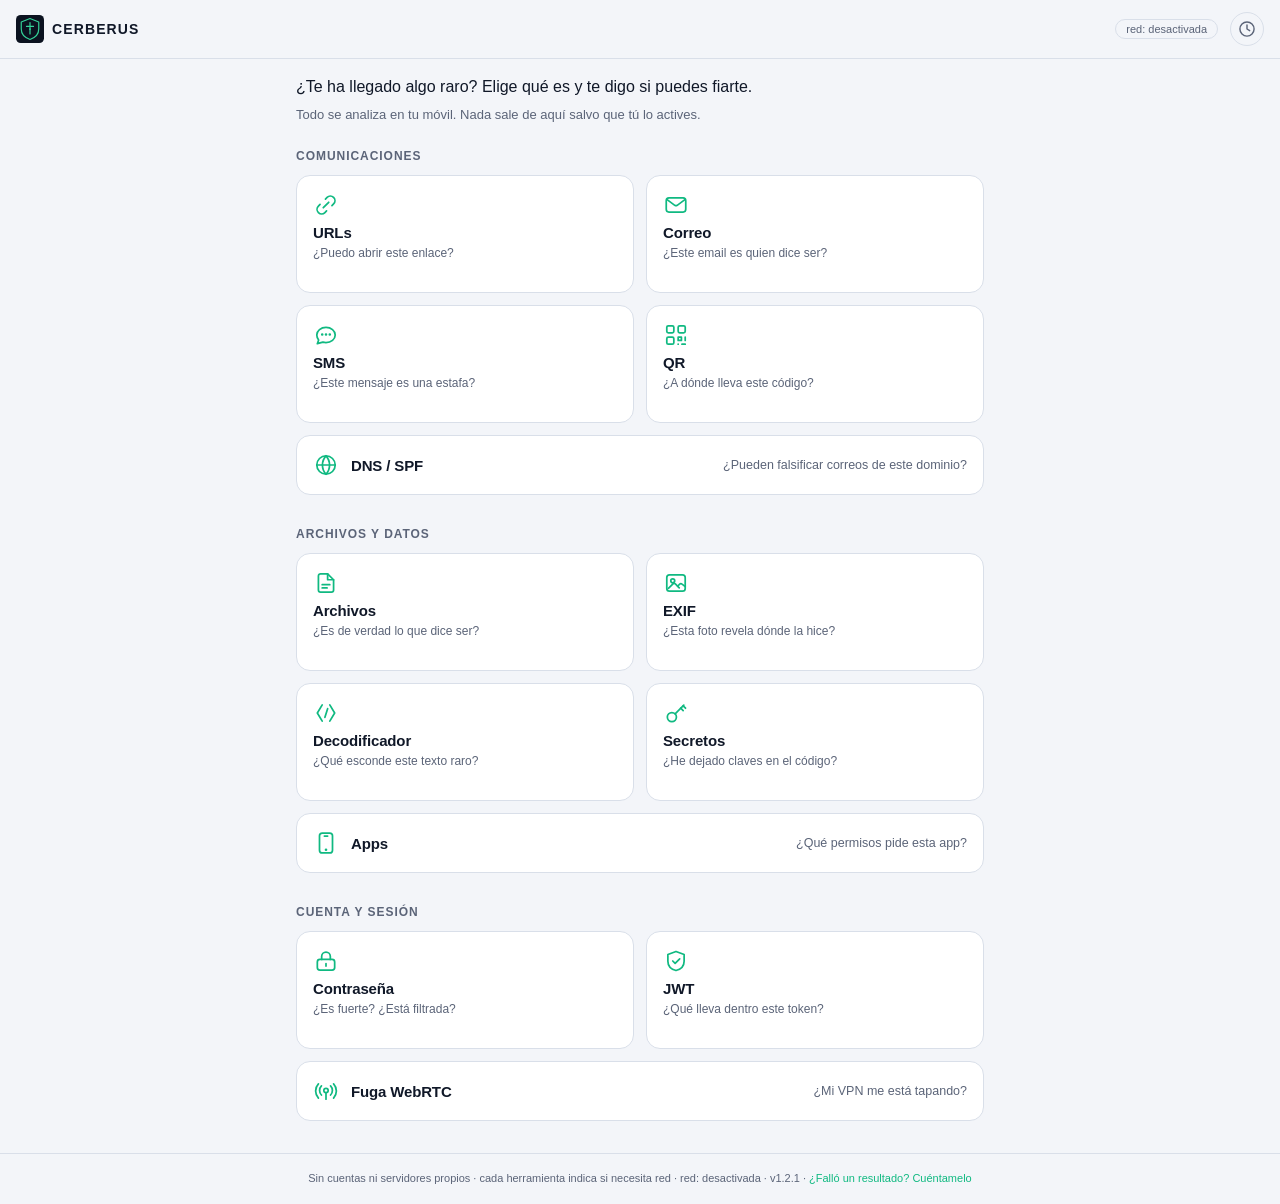
<file: public/index.html>
<!doctype html>
<html lang="es">
<head>
<meta charset="utf-8">
<meta name="viewport" content="width=device-width, initial-scale=1, viewport-fit=cover">
<meta http-equiv="Content-Security-Policy" content="default-src 'none'; script-src 'self'; style-src 'self' 'unsafe-inline'; img-src 'self' data:; font-src 'self'; connect-src 'self' https:; manifest-src 'self'; worker-src 'self'; base-uri 'none'; form-action 'none'; object-src 'none'">
<title>Cerberus — Centro de análisis</title>
<meta name="description" content="Comprueba enlaces, códigos QR, SMS, correos y archivos sospechosos desde el móvil. Funciona sin conexión y sin enviar tus datos a ningún sitio.">

<!-- Sin estos, los scrapers de LinkedIn/WhatsApp/Twitter no encuentran resumen y se llevan el
     primer texto largo que pillan del DOM. Como todos los paneles viven en el HTML aunque
     estén ocultos por CSS, la vista previa salía con el texto de la fuga de IP por WebRTC. -->
<meta property="og:type" content="website">
<meta property="og:site_name" content="Cerberus">
<meta property="og:locale" content="es_ES">
<meta property="og:url" content="https://fdom92.github.io/cerberus/">
<meta property="og:title" content="Cerberus — comprueba si puedes fiarte de ese enlace">
<meta property="og:description" content="Comprueba enlaces, códigos QR, SMS, correos y archivos sospechosos desde el móvil. Funciona sin conexión y sin enviar tus datos a ningún sitio.">
<meta property="og:image" content="https://fdom92.github.io/cerberus/icons/social-card.png">
<meta property="og:image:width" content="1200">
<meta property="og:image:height" content="630">
<meta property="og:image:alt" content="Cerberus: enlaces, QR, SMS, correos, archivos, apps y fotos. Funciona sin conexión.">
<meta name="twitter:card" content="summary_large_image">
<meta name="twitter:title" content="Cerberus — comprueba si puedes fiarte de ese enlace">
<meta name="twitter:description" content="Comprueba enlaces, códigos QR, SMS, correos y archivos sospechosos desde el móvil. Funciona sin conexión y sin enviar tus datos a ningún sitio.">
<meta name="twitter:image" content="https://fdom92.github.io/cerberus/icons/social-card.png">
<meta name="theme-color" content="#0b1220">
<link rel="manifest" href="manifest.webmanifest">
<link rel="icon" href="icons/icon.svg" type="image/svg+xml">
<link rel="apple-touch-icon" sizes="180x180" href="icons/icon-180.png">
<meta name="apple-mobile-web-app-capable" content="yes">
<meta name="apple-mobile-web-app-status-bar-style" content="black-translucent">
<link rel="stylesheet" href="css/style.css">
</head>
<body>
<!-- Conjunto de iconos propio: SVG en línea, mismo grosor de trazo y mismas terminaciones en
     todos. Antes eran emojis, que cada sistema dibuja con un estilo distinto — unos planos,
     otros en 3D, el del QR salía como un cuadrado negro — y no parecían un conjunto. Van
     dentro del HTML porque la app tiene que funcionar sin red y sin dependencias. -->
<svg width="0" height="0" style="position:absolute" aria-hidden="true" focusable="false">
  <defs>
    <g id="i-url"><path d="M9.5 14.5 14.5 9.5"/><path d="M11.5 6.5 13 5a4.2 4.2 0 0 1 6 6l-1.5 1.5"/><path d="M12.5 17.5 11 19a4.2 4.2 0 0 1-6-6l1.5-1.5"/></g>
    <g id="i-mail"><rect x="3" y="5.5" width="18" height="13" rx="2.5"/><path d="m3.8 7 7.1 5.3a2 2 0 0 0 2.2 0L20.2 7"/></g>
    <g id="i-sms"><path d="M20.5 12c0 3.9-3.8 7-8.5 7-1 0-2-.15-2.9-.42L4 20l1.2-3.4C4.15 15.3 3.5 13.7 3.5 12c0-3.9 3.8-7 8.5-7s8.5 3.1 8.5 7Z"/><path d="M8.5 11.5h.01M12 11.5h.01M15.5 11.5h.01" stroke-width="2.4"/></g>
    <g id="i-qr"><rect x="3.5" y="3.5" width="6.5" height="6.5" rx="1.4"/><rect x="14" y="3.5" width="6.5" height="6.5" rx="1.4"/><rect x="3.5" y="14" width="6.5" height="6.5" rx="1.4"/><path d="M14 14h3v3h-3zM20.5 14v3M17.5 20.5h3M14 20.5h.01"/></g>
    <g id="i-dns"><circle cx="12" cy="12" r="8.5"/><path d="M3.5 12h17"/><path d="M12 3.5c2.2 2.4 3.3 5.3 3.3 8.5s-1.1 6.1-3.3 8.5c-2.2-2.4-3.3-5.3-3.3-8.5S9.8 5.9 12 3.5Z"/></g>
    <g id="i-file"><path d="M13.5 3.5H7a2 2 0 0 0-2 2v13a2 2 0 0 0 2 2h10a2 2 0 0 0 2-2V9z"/><path d="M13.5 3.5V9H19"/><path d="M8.5 13.5h7M8.5 16.5h4.5"/></g>
    <g id="i-exif"><rect x="3.5" y="4.5" width="17" height="15" rx="2.5"/><circle cx="9" cy="10" r="1.8"/><path d="m5 17 4.2-4.2a1.6 1.6 0 0 1 2.2 0L15 16.4"/><path d="m13.5 15 1.9-1.9a1.6 1.6 0 0 1 2.2 0L20.5 15.4"/></g>
    <g id="i-decode"><path d="M8.5 4.5 4 12l4.5 7.5"/><path d="M15.5 4.5 20 12l-4.5 7.5"/><path d="M13.5 8 11 16"/></g>
    <g id="i-secrets"><circle cx="8.2" cy="15.8" r="4.2"/><path d="m11.2 12.8 8-8"/><path d="m16.4 7.6 2.2 2.2"/><path d="m18.6 5.4 2.2 2.2"/></g>
    <g id="i-apps"><rect x="6" y="2.8" width="12" height="18.4" rx="2.6"/><path d="M10.5 5.6h3"/><path d="M12 18.2h.01" stroke-width="2.4"/></g>
    <g id="i-password"><rect x="4" y="10.5" width="16" height="10" rx="2.4"/><path d="M8 10.5V7.8a4 4 0 0 1 8 0v2.7"/><path d="M12 14.4v2.3"/></g>
    <g id="i-jwt"><path d="M12 3.2 4.5 6v6.2c0 4.2 3 7.4 7.5 8.6 4.5-1.2 7.5-4.4 7.5-8.6V6z"/><path d="m9 12 2.2 2.2L15.4 10"/></g>
    <g id="i-webrtc"><path d="M12 19.5v-6"/><circle cx="12" cy="11.5" r="2"/><path d="M7.8 15.7a6 6 0 0 1 0-8.4M16.2 7.3a6 6 0 0 1 0 8.4"/><path d="M5 18.5a9.5 9.5 0 0 1 0-13M19 5.5a9.5 9.5 0 0 1 0 13"/></g>
    <g id="i-history"><circle cx="12" cy="12" r="8.5"/><path d="M12 7.2V12l3.2 2"/></g>
  </defs>
</svg>

<header class="topbar">
  <div class="brand" id="brandHome" role="button" tabindex="0" aria-label="Ir a inicio">
    <img src="icons/icon.svg" alt="" width="28" height="28">
    <span>CERBERUS</span>
  </div>
  <div class="topbar-actions">
    <span class="badge-offline" id="netBadge" title="Estado del interruptor de red compartido por URLs, QR, SMS y Correo. Archivos, EXIF, Secretos, Contraseña y JWT son siempre locales; DNS y Fuga WebRTC contactan servicios externos al pulsar su botón.">red: desactivada</span>
    <button class="icon-btn" id="historyBtn" aria-label="Historial" title="Historial"><svg viewBox="0 0 24 24" aria-hidden="true"><use href="#i-history"/></svg></button>
  </div>
</header>

<main id="main">

  <section id="panel-home" class="panel active">
    <p class="hint home-intro">¿Te ha llegado algo raro? Elige qué es y te digo si puedes fiarte.<small>Todo se analiza en tu móvil. Nada sale de aquí salvo que tú lo actives.</small></p>

    <div class="category">
      <h2 class="category-title">Comunicaciones</h2>
      <div class="grid">
        <button class="tool-card" data-open="url">
          <svg class="tool-icon" viewBox="0 0 24 24" aria-hidden="true"><use href="#i-url"/></svg>
          <span class="tool-label">URLs</span>
          <span class="tool-desc">¿Puedo abrir este enlace?</span>
        </button>
        <button class="tool-card" data-open="mail">
          <svg class="tool-icon" viewBox="0 0 24 24" aria-hidden="true"><use href="#i-mail"/></svg>
          <span class="tool-label">Correo</span>
          <span class="tool-desc">¿Este email es quien dice ser?</span>
        </button>
        <button class="tool-card" data-open="sms">
          <svg class="tool-icon" viewBox="0 0 24 24" aria-hidden="true"><use href="#i-sms"/></svg>
          <span class="tool-label">SMS</span>
          <span class="tool-desc">¿Este mensaje es una estafa?</span>
        </button>
        <button class="tool-card" data-open="qr">
          <svg class="tool-icon" viewBox="0 0 24 24" aria-hidden="true"><use href="#i-qr"/></svg>
          <span class="tool-label">QR</span>
          <span class="tool-desc">¿A dónde lleva este código?</span>
        </button>
        <button class="tool-card ancha" data-open="dns">
          <svg class="tool-icon" viewBox="0 0 24 24" aria-hidden="true"><use href="#i-dns"/></svg>
          <span class="tool-label">DNS / SPF</span>
          <span class="tool-desc">¿Pueden falsificar correos de este dominio?</span>
        </button>
      </div>
    </div>

    <div class="category">
      <h2 class="category-title">Archivos y datos</h2>
      <div class="grid">
        <button class="tool-card" data-open="file">
          <svg class="tool-icon" viewBox="0 0 24 24" aria-hidden="true"><use href="#i-file"/></svg>
          <span class="tool-label">Archivos</span>
          <span class="tool-desc">¿Es de verdad lo que dice ser?</span>
        </button>
        <button class="tool-card" data-open="exif">
          <svg class="tool-icon" viewBox="0 0 24 24" aria-hidden="true"><use href="#i-exif"/></svg>
          <span class="tool-label">EXIF</span>
          <span class="tool-desc">¿Esta foto revela dónde la hice?</span>
        </button>
        <button class="tool-card" data-open="decode">
          <svg class="tool-icon" viewBox="0 0 24 24" aria-hidden="true"><use href="#i-decode"/></svg>
          <span class="tool-label">Decodificador</span>
          <span class="tool-desc">¿Qué esconde este texto raro?</span>
        </button>
        <button class="tool-card" data-open="secrets">
          <svg class="tool-icon" viewBox="0 0 24 24" aria-hidden="true"><use href="#i-secrets"/></svg>
          <span class="tool-label">Secretos</span>
          <span class="tool-desc">¿He dejado claves en el código?</span>
        </button>
        <button class="tool-card ancha" data-open="apps">
          <svg class="tool-icon" viewBox="0 0 24 24" aria-hidden="true"><use href="#i-apps"/></svg>
          <span class="tool-label">Apps</span>
          <span class="tool-desc">¿Qué permisos pide esta app?</span>
        </button>
      </div>
    </div>

    <div class="category">
      <h2 class="category-title">Cuenta y sesión</h2>
      <div class="grid">
        <button class="tool-card" data-open="password">
          <svg class="tool-icon" viewBox="0 0 24 24" aria-hidden="true"><use href="#i-password"/></svg>
          <span class="tool-label">Contraseña</span>
          <span class="tool-desc">¿Es fuerte? ¿Está filtrada?</span>
        </button>
        <button class="tool-card" data-open="jwt">
          <svg class="tool-icon" viewBox="0 0 24 24" aria-hidden="true"><use href="#i-jwt"/></svg>
          <span class="tool-label">JWT</span>
          <span class="tool-desc">¿Qué lleva dentro este token?</span>
        </button>
        <button class="tool-card ancha" data-open="webrtc">
          <svg class="tool-icon" viewBox="0 0 24 24" aria-hidden="true"><use href="#i-webrtc"/></svg>
          <span class="tool-label">Fuga WebRTC</span>
          <span class="tool-desc">¿Mi VPN me está tapando?</span>
        </button>
      </div>
    </div>

  </section>

  <section id="panel-url" class="panel">
    <button class="back-btn" data-back>← Inicio</button>
    <h1>URLs</h1>
    <p class="hint lead">Pega un enlace y te digo si puedes fiarte de él. Detecta dominios que imitan a otros, letras cambiadas y enlaces acortados que esconden su destino.</p>
    <details class="detalle como"><summary>Cómo copio un enlace sin abrirlo</summary>
      <div class="pasos">
        <p><strong>No lo toques.</strong> Mantén pulsado el <strong>mensaje</strong> donde viene (no el enlace) y elige <em>Copiar</em>. Si pegas el mensaje entero, mejor en la herramienta SMS: saca los enlaces sola y además mira el texto.</p>
        <p>Mantener pulsado el propio enlace también sirve en Android (<em>Copiar enlace</em>), pero en iPhone puede cargar una vista previa de la página.</p>
        <p>En Android, con la app instalada, también puedes mandarlo desde el menú <em>Compartir</em> y elegir Cerberus.</p>
      </div>
    </details>
    <details class="detalle"><summary>Qué comprueba exactamente</summary>
      <p>Analiza una URL (acortada o no): heurísticas de patrones, typosquatting y homógrafos siempre offline. Resolver el destino final y la edad del dominio requieren red — actívalo abajo si lo necesitas.</p>
    </details>

    <div class="sample-row">
      <button type="button" class="sample-btn" id="sampleUrlSafe">✅ Probar seguro</button>
      <button type="button" class="sample-btn danger" id="sampleUrlMalicious">🚩 Probar malicioso</button>
    </div>

    <form id="urlForm">
      <input id="urlInput" type="text" inputmode="url" autocomplete="off" autocapitalize="off" spellcheck="false"
             placeholder="https://bit.ly/ejemplo" required aria-label="Enlace a analizar">
      <button type="submit">Analizar</button>
    </form>

    <label class="toggle">
      <input type="checkbox" class="net-toggle">
      <span><strong>Comprobar también en internet</strong><small>Mira a dónde lleva de verdad y si está denunciado. Sale una consulta de tu dispositivo.</small></span>
    </label>
    <p class="netwarn net-warn" hidden>
      Al activarlo: el dominio se consulta contra las listas de phishing y malware de <strong>Cloudflare</strong>; la URL se envía a <strong>api.microlink.io</strong> para averiguar a dónde lleva de verdad (25 consultas al día); y para fechar el dominio se consulta <strong>rdap.org</strong> y, en los dominios cuyo registro no publica RDAP (<code>.es</code>, <code>.eu</code>), el registro público de certificados <strong>crt.sh</strong>. No se envía nada más de tu dispositivo.
    </p>

    <div id="urlResult" class="result" aria-live="polite" hidden></div>
  </section>

  <section id="panel-file" class="panel">
    <button class="back-btn" data-back>← Inicio</button>
    <h1>Archivos</h1>
    <p class="hint lead">¿Ese “documento.pdf” es de verdad un PDF? Mira dentro del archivo, no en el nombre.</p>
    <details class="detalle como"><summary>Cómo lo subo desde el móvil</summary>
      <div class="pasos"><p>Si te ha llegado por WhatsApp o por correo, guárdalo primero en el móvil (<em>Descargar</em> o <em>Guardar en Archivos</em>) y elígelo desde aquí. Comprobarlo aquí <strong>no lo abre ni lo ejecuta</strong>: solo se leen sus datos.</p></div>
    </details>
    <details class="detalle"><summary>Qué comprueba exactamente</summary>
      <p>Lee los primeros bytes del archivo para detectar su tipo real y compararlo con la extensión. Todo ocurre en tu dispositivo — el archivo nunca sale de aquí.</p>
    </details>

    <div class="sample-row">
      <button type="button" class="sample-btn" id="sampleFileSafe">✅ Probar seguro</button>
      <button type="button" class="sample-btn danger" id="sampleFileMalicious">🚩 Probar malicioso</button>
    </div>

    <div id="dropZone" class="dropzone">
      <p>Arrastra un archivo aquí, o</p>
      <label class="filebtn">
        Elegir archivo
        <input type="file" id="fileInput" hidden>
      </label>
    </div>

    <div id="fileResult" class="result" aria-live="polite" hidden></div>
  </section>

  <section id="panel-history" class="panel">
    <button class="back-btn" data-back>← Inicio</button>
    <h1>Historial</h1>
    <p class="hint">Resultados guardados en este dispositivo (nunca se sincronizan). Las contraseñas y JWT no se guardan aquí.</p>
    <div class="row">
      <button id="clearHistoryBtn" class="secondary">Borrar todo</button>
    </div>
    <div id="historyList" class="history-list"></div>
  </section>

  <section id="panel-mail" class="panel">
    <button class="back-btn" data-back>← Inicio</button>
    <h1>Correo</h1>
    <p class="hint lead">¿El correo es de quien dice ser? Pégalo aquí —mejor con sus cabeceras, pero vale con el texto— y te digo si tiene pinta de suplantación.</p>
    <details class="detalle como"><summary>Cómo copio las cabeceras</summary>
      <div class="pasos">
        <p>Las cabeceras son la parte oculta del correo donde queda registrado quién lo envió de verdad. Se copian desde el <strong>ordenador</strong>: la mayoría de apps del móvil no las enseñan.</p>
        <ul>
          <li><strong>Gmail:</strong> abre el correo, pulsa los tres puntos ⋮ junto a Responder → <em>Mostrar original</em> → <em>Copiar al portapapeles</em>.</li>
          <li><strong>Outlook web o Hotmail:</strong> abre el correo → ··· → <em>Ver</em> → <em>Ver detalles del mensaje</em>.</li>
          <li><strong>Outlook de escritorio:</strong> abre el correo → <em>Archivo</em> → <em>Propiedades</em> → recuadro <em>Encabezados de Internet</em>.</li>
          <li><strong>Mail de Mac:</strong> abre el correo y pulsa ⌥⌘U (<em>Visualización → Mensaje → Fuente original</em>).</li>
        </ul>
        <p><strong>¿Solo tienes el móvil?</strong> Copia el texto del correo y pégalo tal cual. Se analizan el contenido y los enlaces; lo único que no se puede comprobar sin cabeceras es quién lo envió.</p>
      </div>
    </details>
    <details class="detalle"><summary>Qué comprueba exactamente</summary>
      <p>Con cabeceras se comprueban SPF, DKIM y DMARC, si coinciden From, Return-Path y Reply-To, y si el nombre mostrado o el asunto suplantan a una entidad conocida. Con o sin cabeceras se analizan el texto y los enlaces del cuerpo. Se acepta también el .eml entero. Todo en tu dispositivo salvo que actives la consulta en internet.</p>
    </details>
    <div class="sample-row">
      <button type="button" class="sample-btn" id="sampleMailSafe">✅ Probar seguro</button>
      <button type="button" class="sample-btn danger" id="sampleMailMalicious">🚩 Probar malicioso</button>
    </div>
    <form id="mailForm">
      <textarea id="mailInput" rows="8" placeholder="Pega las cabeceras (lo mejor) o el texto del correo tal cual" required aria-label="Cabeceras o texto del correo"></textarea>
      <button type="submit">Analizar</button>
    </form>
    <label class="toggle">
      <input type="checkbox" class="net-toggle">
      <span><strong>Comprobar también en internet</strong><small>Mira si los enlaces del mensaje están denunciados. Sale una consulta de tu dispositivo.</small></span>
    </label>
    <p class="netwarn net-warn" hidden>
      Al activarlo, los dominios enlazados en el mensaje se consultan contra las listas de phishing y malware de <strong>Cloudflare</strong>. El texto del mensaje nunca sale de tu dispositivo.
    </p>
    <div id="mailResult" class="result" aria-live="polite" hidden></div>
  </section>

  <section id="panel-sms" class="panel">
    <button class="back-btn" data-back>← Inicio</button>
    <h1>SMS y mensajes</h1>
    <p class="hint lead">Pega un SMS o WhatsApp sospechoso y te digo si tiene pinta de estafa.</p>
    <details class="detalle como"><summary>Cómo copio el mensaje</summary>
      <div class="pasos">
        <p>Mantén pulsado el mensaje y elige <em>Copiar</em> (en WhatsApp, el icono de copiar que aparece arriba). Pégalo entero, con el enlace incluido: <strong>no hace falta abrir nada</strong>.</p>
        <p>En Android, con la app instalada, puedes mandarlo directamente desde el menú <em>Compartir</em> de la app donde lo has recibido, si lo tiene, y elegir Cerberus.</p>
      </div>
    </details>
    <details class="detalle"><summary>Qué comprueba exactamente</summary>
      <p>Pega el texto del SMS o mensaje sospechoso. Se buscan patrones de smishing: urgencia, ganchos, peticiones de credenciales y enlaces (acortados, typosquat, IP literal…). Todo offline.</p>
    </details>
    <div class="sample-row">
      <button type="button" class="sample-btn" id="sampleSmsSafe">✅ Probar seguro</button>
      <button type="button" class="sample-btn danger" id="sampleSmsMalicious">🚩 Probar malicioso</button>
    </div>
    <form id="smsForm">
      <textarea id="smsInput" rows="6" placeholder="Tu paquete está retenido en aduana, paga aquí: https://..." required aria-label="Texto del mensaje"></textarea>
      <button type="submit">Analizar</button>
    </form>
    <label class="toggle">
      <input type="checkbox" class="net-toggle">
      <span><strong>Comprobar también en internet</strong><small>Mira si los enlaces del mensaje están denunciados. Sale una consulta de tu dispositivo.</small></span>
    </label>
    <p class="netwarn net-warn" hidden>
      Al activarlo, los dominios enlazados en el mensaje se consultan contra las listas de phishing y malware de <strong>Cloudflare</strong>. El texto del mensaje nunca sale de tu dispositivo.
    </p>
    <div id="smsResult" class="result" aria-live="polite" hidden></div>
  </section>

  <section id="panel-dns" class="panel">
    <button class="back-btn" data-back>← Inicio</button>
    <h1>DNS / SPF</h1>
    <p class="hint lead">¿Cualquiera puede mandar correos haciéndose pasar por este dominio? Útil para comprobar el tuyo.</p>
    <details class="detalle como"><summary>Qué dominio pongo</summary>
      <div class="pasos"><p>Lo que va detrás de la <strong>@</strong> en la dirección de quien te escribe: de <em>avisos@correos.es</em>, el dominio es <em>correos.es</em>. También sirve para comprobar el tuyo, si tienes web o correo de empresa.</p></div>
    </details>
    <details class="detalle"><summary>Qué comprueba exactamente</summary>
      <p>Comprueba si un dominio tiene SPF y DMARC configurados — sin esto, es más fácil falsificar correos "de" ese dominio. Útil para verificar el tuyo propio o el de una empresa que te escribió. Consulta DNS pública (Cloudflare) — el dominio nunca se guarda salvo el propio resultado en tu historial.</p>
    </details>
    <form id="dnsForm">
      <input id="dnsInput" type="text" inputmode="url" autocomplete="off" autocapitalize="off" spellcheck="false" placeholder="ejemplo.com" required aria-label="Dominio a comprobar">
      <button type="submit">Comprobar</button>
    </form>
    <p class="netwarn aviso-accion">Al pulsar <em>Comprobar</em>, el dominio se consulta en el DNS público de <strong>Cloudflare</strong> (cloudflare-dns.com). No se envía nada más de tu dispositivo.</p>
    <div id="dnsResult" class="result" aria-live="polite" hidden></div>
  </section>

  <section id="panel-jwt" class="panel">
    <button class="back-btn" data-back>← Inicio</button>
    <h1>JWT</h1>
    <p class="hint lead">Mira qué lleva dentro un token JWT, sin mandarlo a ninguna web.</p>
    <details class="detalle"><summary>Qué comprueba exactamente</summary>
      <p>Decodifica un JWT (header + payload). No verifica la firma — solo lectura, ideal para inspeccionar tokens sin exponerlos a servicios externos. No se guarda en historial.</p>
    </details>
    <div class="sample-row">
      <button type="button" class="sample-btn" id="sampleJwtSafe">✅ Probar válido</button>
      <button type="button" class="sample-btn danger" id="sampleJwtMalicious">🚩 Probar sin firma</button>
    </div>
    <form id="jwtForm">
      <textarea id="jwtInput" rows="4" placeholder="eyJhbGciOi...header.eyJzdWIiOi...payload.firma" required aria-label="Token JWT"></textarea>
      <button type="submit">Decodificar</button>
    </form>
    <div id="jwtResult" class="result" aria-live="polite" hidden></div>
  </section>

  <section id="panel-webrtc" class="panel">
    <button class="back-btn" data-back>← Inicio</button>
    <h1>Fuga de IP (WebRTC)</h1>
    <p class="hint lead">¿Tu VPN te está tapando de verdad? Comprueba si tu IP real se escapa por WebRTC.</p>
    <details class="detalle como"><summary>Cuándo tiene sentido</summary>
      <div class="pasos"><p>Solo si usas una <strong>VPN</strong>: conéctala antes de pulsar el botón. Sin VPN verás tu IP real, y eso es lo normal.</p></div>
    </details>
    <details class="detalle"><summary>Qué comprueba exactamente</summary>
      <p>Cualquier web puede usar WebRTC para preguntarle a tu navegador tu IP local y tu IP pública vista por un servidor STUN — sin permiso, sin aviso. Si usas VPN, esa consulta a veces se salta el túnel y revela tu IP real. Esta comprobación hace lo mismo a propósito y lo compara contra tu IP pública vista por una petición HTTPS normal (que sí pasa por la VPN), para que veas si hay discrepancia.</p>
    </details>
    <button type="button" id="webrtcRun">Comprobar mi IP</button>
    <p class="netwarn aviso-accion">Al pulsar, tu navegador contacta <strong>stun.l.google.com</strong> (STUN) y <strong>api.ipify.org</strong> (IP pública) para comparar. No se guarda nada en historial — es información sobre ti, no un archivo o mensaje externo.</p>
    <div id="webrtcResult" class="result" aria-live="polite" hidden></div>
  </section>

  <section id="panel-password" class="panel">
    <button class="back-btn" data-back>← Inicio</button>
    <h1>Contraseña</h1>
    <p class="hint lead">¿Es fuerte tu contraseña? Y si quieres, si ha aparecido en alguna filtración.</p>
    <details class="detalle"><summary>Qué comprueba exactamente</summary>
      <p>Estimación de fuerza offline (entropía + patrones comunes). La contraseña no se envía ni se guarda en ningún sitio, ni siquiera en el historial.</p>
    </details>
    <div class="sample-row">
      <button type="button" class="sample-btn" id="samplePasswordStrong">✅ Probar fuerte</button>
      <button type="button" class="sample-btn danger" id="samplePasswordWeak">🚩 Probar débil</button>
    </div>
    <div class="row">
      <input id="passwordInput" type="password" autocomplete="off" placeholder="Escribe una contraseña para probar" aria-label="Contraseña a evaluar">
      <button type="button" id="passwordToggle" class="secondary">Ver</button>
    </div>
    <div id="pwnedSection" hidden>
      <button type="button" id="pwnedCheckBtn" class="secondary">Comprobar si está filtrada</button>
      <p class="netwarn aviso-accion">Envía solo los primeros 5 caracteres del hash SHA-1 de la contraseña a <strong>api.pwnedpasswords.com</strong> — la contraseña en sí nunca sale del dispositivo (k-anonimity). No se guarda en historial.</p>
    </div>
    <div id="passwordResult" class="result" aria-live="polite" hidden></div>
    <div id="pwnedResult" class="result" aria-live="polite" hidden></div>

  </section>

  <section id="panel-decode" class="panel">
    <button class="back-btn" data-back>← Inicio</button>
    <h1>Decodificador</h1>
    <p class="hint lead">¿Te has topado con un texto raro tipo <code>aHR0cHM6...</code>? Aquí se ve qué dice.</p>
    <details class="detalle"><summary>Qué comprueba exactamente</summary>
      <p>Prueba Base64, Base64url, Hex y URL-decode sobre el texto — útil para inspeccionar payloads ofuscados.</p>
    </details>
    <div class="sample-row">
      <button type="button" class="sample-btn" id="sampleDecode">▶ Probar ejemplo</button>
    </div>
    <form id="decodeForm">
      <textarea id="decodeInput" rows="4" placeholder="SGVsbG8gbXVuZG8=" required aria-label="Texto a decodificar"></textarea>
      <button type="submit">Decodificar</button>
    </form>
    <div id="decodeResult" class="result" aria-live="polite" hidden></div>
  </section>

  <section id="panel-secrets" class="panel">
    <button class="back-btn" data-back>← Inicio</button>
    <h1>Secretos</h1>
    <p class="hint lead">¿Se te ha colado una clave o un token en el código? Pega el código y lo busco.</p>
    <details class="detalle"><summary>Qué comprueba exactamente</summary>
      <p>Pega código o config: busca AWS/GitHub/Slack/Stripe/Google keys, tokens, claves privadas y asignaciones tipo <code>api_key=...</code>. Los valores se muestran parcialmente ocultos. No se guarda en historial.</p>
    </details>
    <div class="sample-row">
      <button type="button" class="sample-btn" id="sampleSecretsSafe">✅ Probar limpio</button>
      <button type="button" class="sample-btn danger" id="sampleSecretsMalicious">🚩 Probar con secretos</button>
    </div>
    <form id="secretsForm">
      <textarea id="secretsInput" rows="8" placeholder="const AWS_KEY = 'AKIA...'&#10;api_key: 'sk_live_...'" required aria-label="Código o configuración a revisar"></textarea>
      <button type="submit">Analizar</button>
    </form>
    <div id="secretsResult" class="result" aria-live="polite" hidden></div>
  </section>

  <section id="panel-apps" class="panel">
    <button class="back-btn" data-back>← Inicio</button>
    <h1>Apps</h1>
    <p class="hint lead">¿Qué permisos pide de verdad esta app? Sube el .apk o .ipa y te lo enseño.</p>
    <details class="detalle como"><summary>De dónde saco el archivo</summary>
      <div class="pasos"><p>Es para cuando alguien te pasa una app para instalar fuera de la tienda: un <strong>.apk</strong> por WhatsApp, por correo o desde un enlace. Descárgalo sin instalarlo y elígelo aquí. Las apps de Google Play o App Store no se pueden analizar desde aquí, y los <strong>.ipa</strong> de iPhone solo los tendrás si desarrollas apps.</p></div>
    </details>
    <details class="detalle"><summary>Qué comprueba exactamente</summary>
      <p>Sube un .apk o .ipa: extrae el manifest (<code>AndroidManifest.xml</code> o <code>Info.plist</code>) — paquete + permisos declarados, marcando los peligrosos — y escanea todo el binario en busca de secretos embebidos (keys, tokens). También funciona con cualquier binario (.exe, .dylib) solo para la parte de secretos. Todo se procesa en tu dispositivo.</p>
    </details>
    <div class="sample-row">
      <button type="button" class="sample-btn danger" id="sampleAppsApk">🚩 Probar APK sospechosa</button>
      <button type="button" class="sample-btn danger" id="sampleAppsIpa">🚩 Probar IPA sospechosa</button>
    </div>
    <div class="dropzone" id="appsDropZone">
      <p>Arrastra un .apk, .ipa u otro binario aquí, o</p>
      <label class="filebtn">
        Elegir archivo
        <input type="file" id="appsInput" accept=".apk,.ipa,.exe,.dylib,.so,application/vnd.android.package-archive" hidden>
      </label>
    </div>
    <div id="appsResult" class="result" aria-live="polite" hidden></div>
  </section>

  <section id="panel-qr" class="panel">
    <button class="back-btn" data-back>← Inicio</button>
    <h1>QR</h1>
    <p class="hint lead">Un QR es el único enlace que no puedes leer antes de abrirlo. Sube la foto y verás <strong>qué contiene exactamente</strong> antes de que tu móvil haga nada con él.</p>
    <details class="detalle como"><summary>Cómo hago la foto</summary>
      <div class="pasos"><p>Puedes hacer la foto en el momento o elegir una captura de pantalla o una imagen que te hayan enviado. Si al enfocar el código la cámara te enseña un enlace, <strong>no lo pulses</strong>: haz la foto y compruébalo aquí primero.</p></div>
    </details>
    <details class="detalle"><summary>Qué comprueba exactamente</summary>
      <p>Por eso funciona pegar una pegatina encima del código de un parquímetro, una multa o la carta de un bar. Se decodifica con el propio navegador —la imagen no sale de tu dispositivo— y se clasifica el contenido: si es un enlace pasa por el análisis de URLs completo, y se avisa aparte de las cargas propias del formato (alta de doble factor, wifi abierta, SMS ya redactado, números de tarificación especial, solicitudes de pago).</p>
    </details>
    <div class="sample-row">
      <button type="button" class="sample-btn" id="sampleQrSafe">✅ Probar QR normal</button>
      <button type="button" class="sample-btn danger" id="sampleQrMalicious">🚩 Probar QR falso</button>
    </div>
    <div class="dropzone" id="qrDropZone">
      <p>Arrastra la foto del código aquí, o</p>
      <label class="filebtn">
        Elegir o hacer foto
        <input type="file" id="qrInput" accept="image/*" hidden>
      </label>
    </div>
    <p class="hint" id="qrSupportNote" hidden>Este navegador no sabe leer códigos QR (le falta <code>BarcodeDetector</code>; Safari no lo trae). Apunta con la cámara del móvil, que te enseñará el enlace <strong>sin abrirlo</strong>, y pégalo aquí abajo.</p>
    <form id="qrForm">
      <label class="field">
        <span>O pega aquí el contenido del código</span>
        <textarea id="qrText" rows="3" placeholder="https://…  ·  WIFI:T:…  ·  otpauth://…"></textarea>
      </label>
      <button type="submit">Analizar</button>
    </form>
    <label class="toggle">
      <input type="checkbox" class="net-toggle">
      <span><strong>Comprobar también en internet</strong><small>Mira a dónde lleva de verdad y si está denunciado. Sale una consulta de tu dispositivo.</small></span>
    </label>
    <p class="netwarn net-warn" hidden>
      Solo se usa si el código contiene un enlace, y entonces se comprueba igual que en la herramienta de URLs: listas de <strong>Cloudflare</strong>, destino final vía <strong>api.microlink.io</strong> y antigüedad del dominio vía <strong>rdap.org</strong> / <strong>crt.sh</strong>. La imagen del código nunca sale de tu dispositivo.
    </p>

    <div id="qrResult" class="result" aria-live="polite" hidden></div>
  </section>

  <section id="panel-exif" class="panel">
    <button class="back-btn" data-back>← Inicio</button>
    <h1>EXIF</h1>
    <p class="hint lead">Antes de compartir una foto: mira si lleva escrito dónde la hiciste.</p>
    <details class="detalle como"><summary>Antes de fiarte del resultado</summary>
      <div class="pasos">
        <p>Solo lee fotos <strong>JPEG</strong>; las del iPhone suelen guardarse en HEIC.</p>
        <p>Algunos móviles quitan la ubicación al pasarle una foto a una web, así que un «sin GPS» aquí no garantiza que la foto original no la lleve.</p>
        <p>Donde de verdad importa es al enviarla: por WhatsApp como foto normal se quitan estos datos, pero <strong>enviada como documento o por correo se conservan</strong>.</p>
      </div>
    </details>
    <details class="detalle"><summary>Qué comprueba exactamente</summary>
      <p>Lee metadatos EXIF de una foto (JPEG): cámara, fecha y — lo más importante antes de compartirla — si lleva coordenadas GPS. Se procesa en tu dispositivo.</p>
    </details>
    <div class="sample-row">
      <button type="button" class="sample-btn" id="sampleExifClean">✅ Probar foto sin GPS</button>
      <button type="button" class="sample-btn danger" id="sampleExifGps">🚩 Probar foto con GPS</button>
    </div>
    <div class="dropzone" id="exifDropZone">
      <p>Arrastra una imagen aquí, o</p>
      <label class="filebtn">
        Elegir imagen
        <input type="file" id="exifInput" accept="image/jpeg" hidden>
      </label>
    </div>
    <div id="exifResult" class="result" aria-live="polite" hidden></div>
  </section>

</main>

<footer class="footer">
  <span>Sin cuentas ni servidores propios · cada herramienta indica si necesita red · <span id="netState">red: desactivada</span> · <span id="appVersion" title="Si tienes la app instalada y aquí no ves esta versión, tu móvil sigue con una copia antigua en caché.">v1.2.1</span> · <a class="pie-enlace" href="https://github.com/Fdom92/cerberus/issues/new?title=Resultado%20equivocado&body=Herramienta:%20%0AQu%C3%A9%20pegu%C3%A9%20(sin%20datos%20personales):%20%0AQu%C3%A9%20dijo%20Cerberus:%20%0AQu%C3%A9%20esperabas:%20%0A%0ANo%20pegues%20contrase%C3%B1as,%20tokens%20ni%20datos%20personales." target="_blank" rel="noopener noreferrer">¿Falló un resultado? Cuéntamelo</a></span>
</footer>

<script type="module" src="js/app.js"></script>
</body>
</html>
</file>
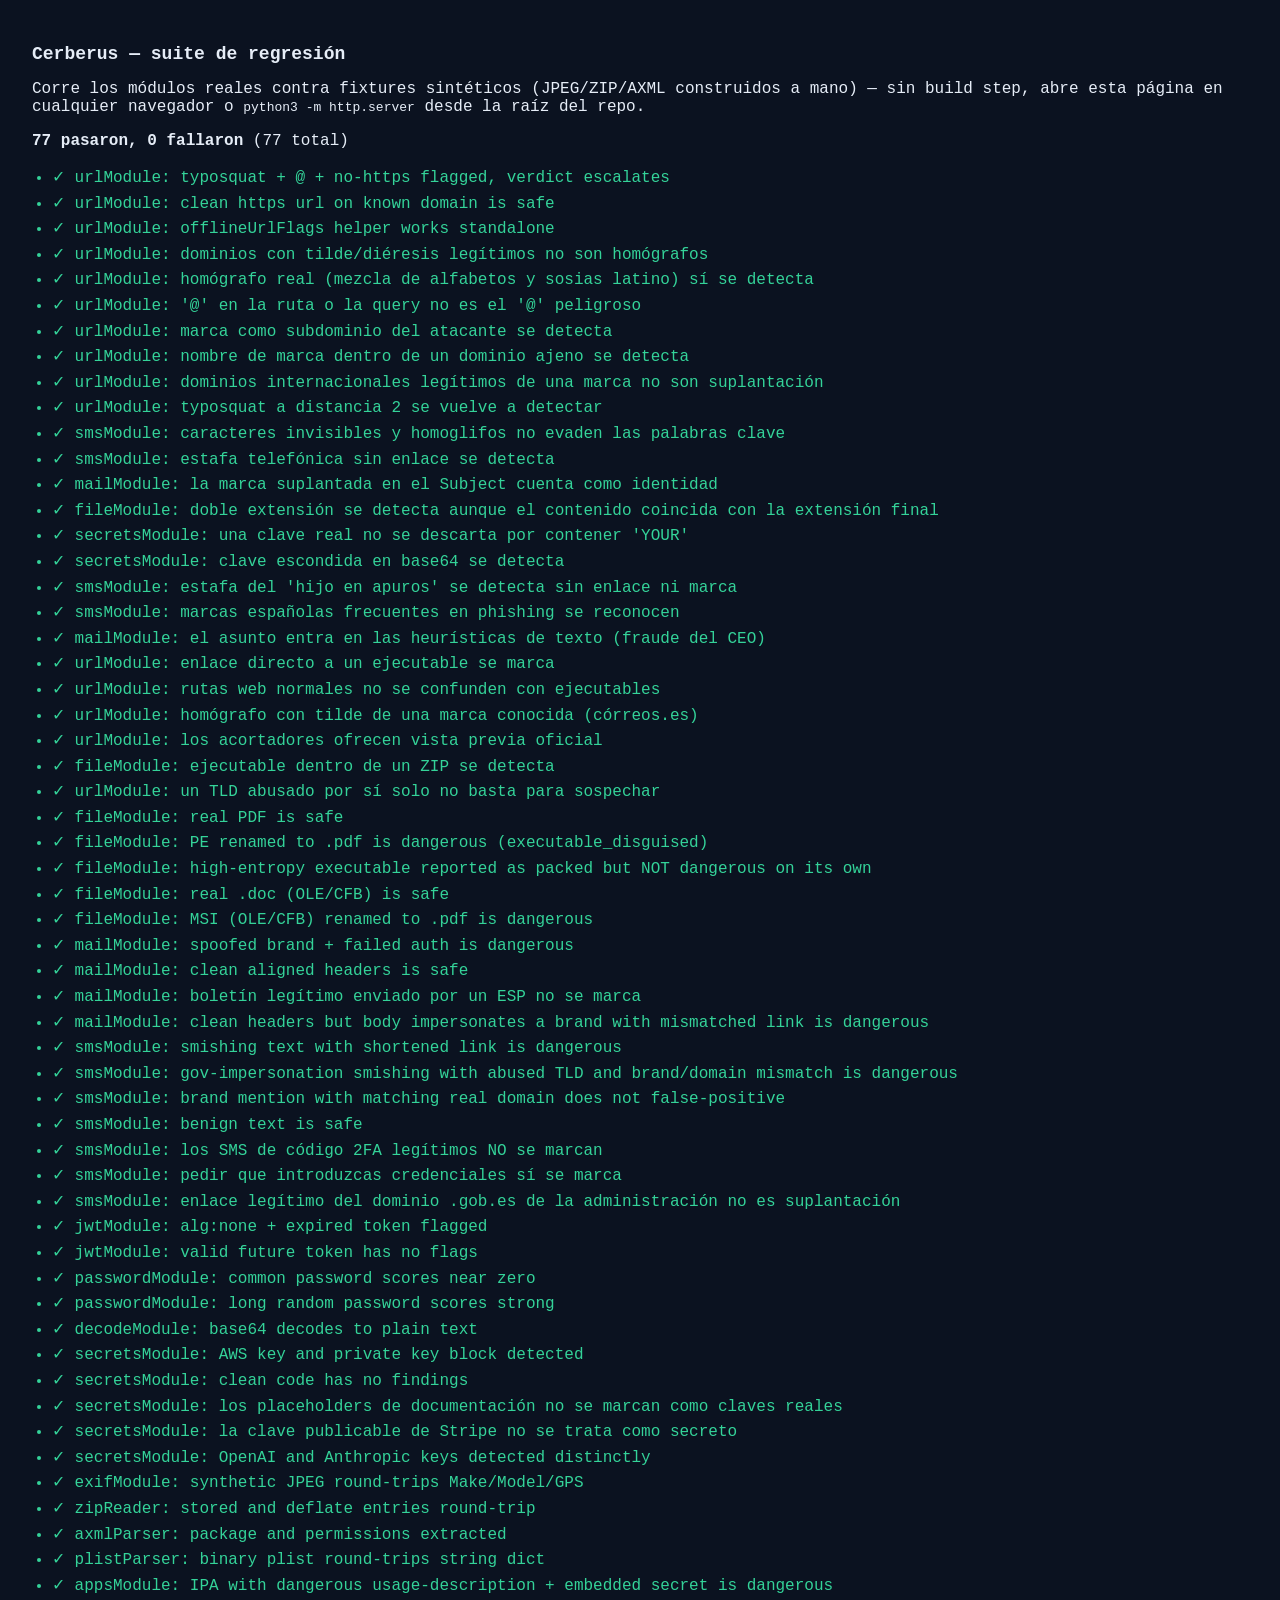
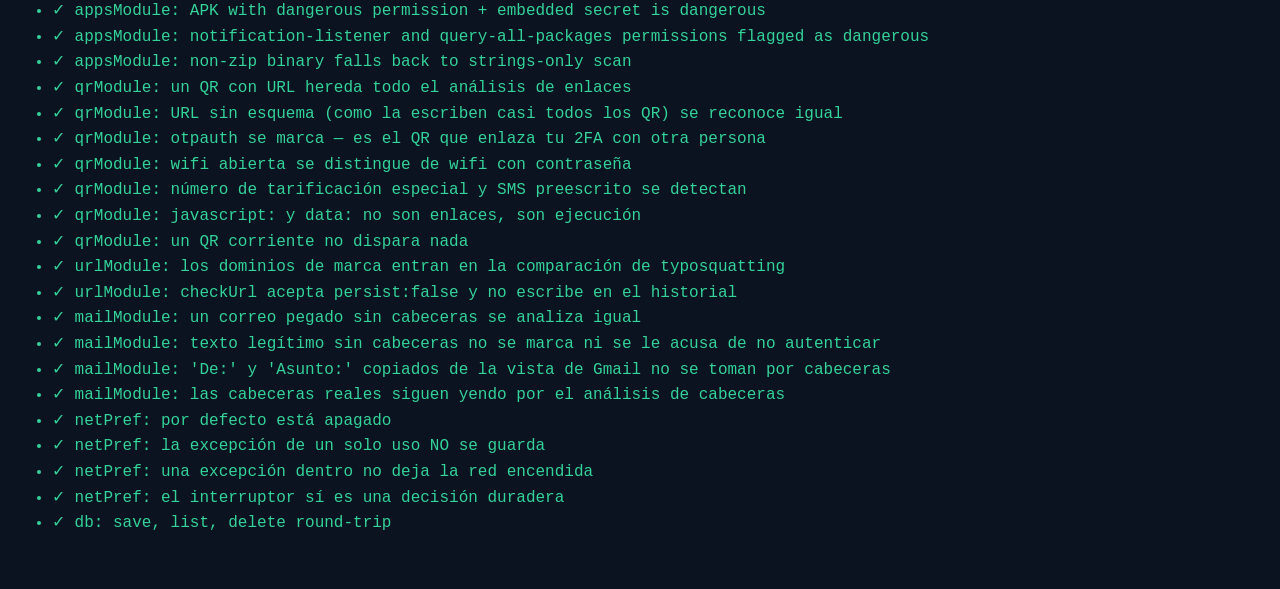
<file: tests/index.html>
<!doctype html>
<html lang="es">
<head>
<meta charset="utf-8">
<title>Cerberus — Tests</title>
<style>
  body { font-family: ui-monospace, SFMono-Regular, Menlo, monospace; background: #0b1220; color: #e6edf7; padding: 24px; }
  h1 { font-size: 18px; }
  ul { padding-left: 20px; line-height: 1.6; }
  a { color: #34d399; }
</style>
</head>
<body>
<h1>Cerberus — suite de regresión</h1>
<p>Corre los módulos reales contra fixtures sintéticos (JPEG/ZIP/AXML construidos a mano) — sin build step, abre esta página en cualquier navegador o <code>python3 -m http.server</code> desde la raíz del repo.</p>
<div id="results">Ejecutando…</div>
<script type="module" src="run.js"></script>
</body>
</html>
</file>
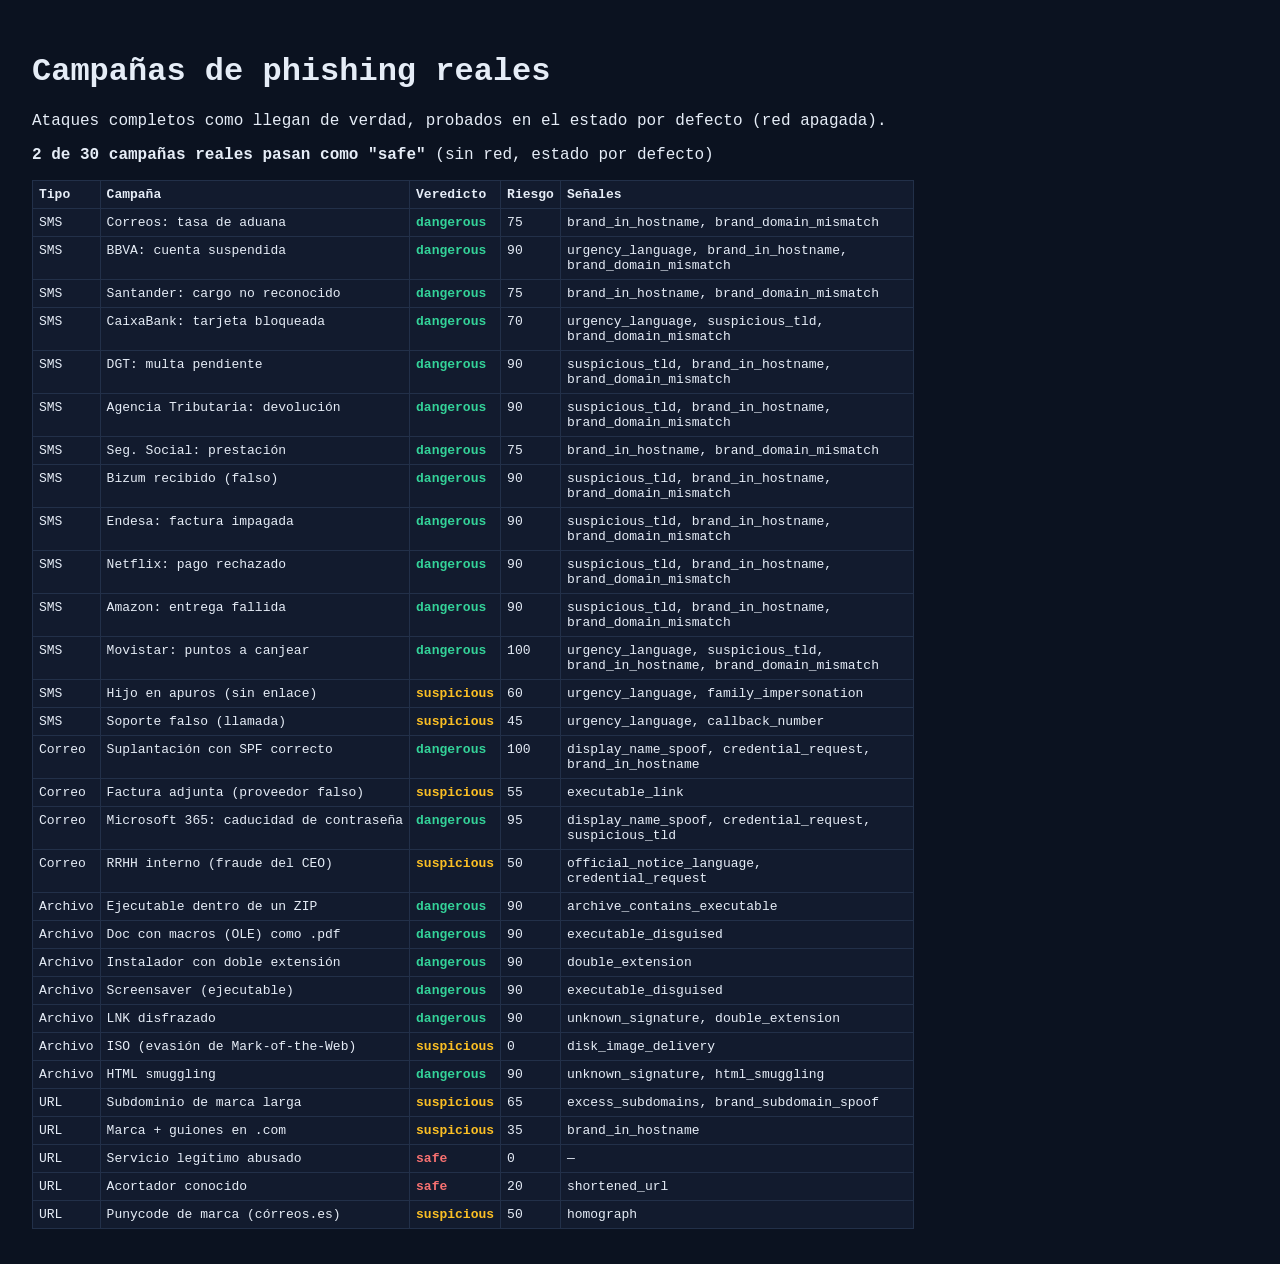
<file: tests/campaign-audit.html>
<!doctype html>
<html lang="es">
<head>
<meta charset="utf-8">
<title>Cerberus — Campañas reales</title>
<style>
  body { font-family: ui-monospace, SFMono-Regular, Menlo, monospace; background: #0b1220; color: #e6edf7; padding: 24px; }
  table { background: #121b2e; }
  th, td { border-color: #223049 !important; text-align: left; vertical-align: top; max-width: 340px; word-break: break-word; }
</style>
</head>
<body>
<h1>Campañas de phishing reales</h1>
<p>Ataques completos como llegan de verdad, probados en el estado por defecto (red apagada).</p>
<div id="results">Ejecutando…</div>
<script type="module" src="campaign-audit.js"></script>
</body>
</html>
</file>
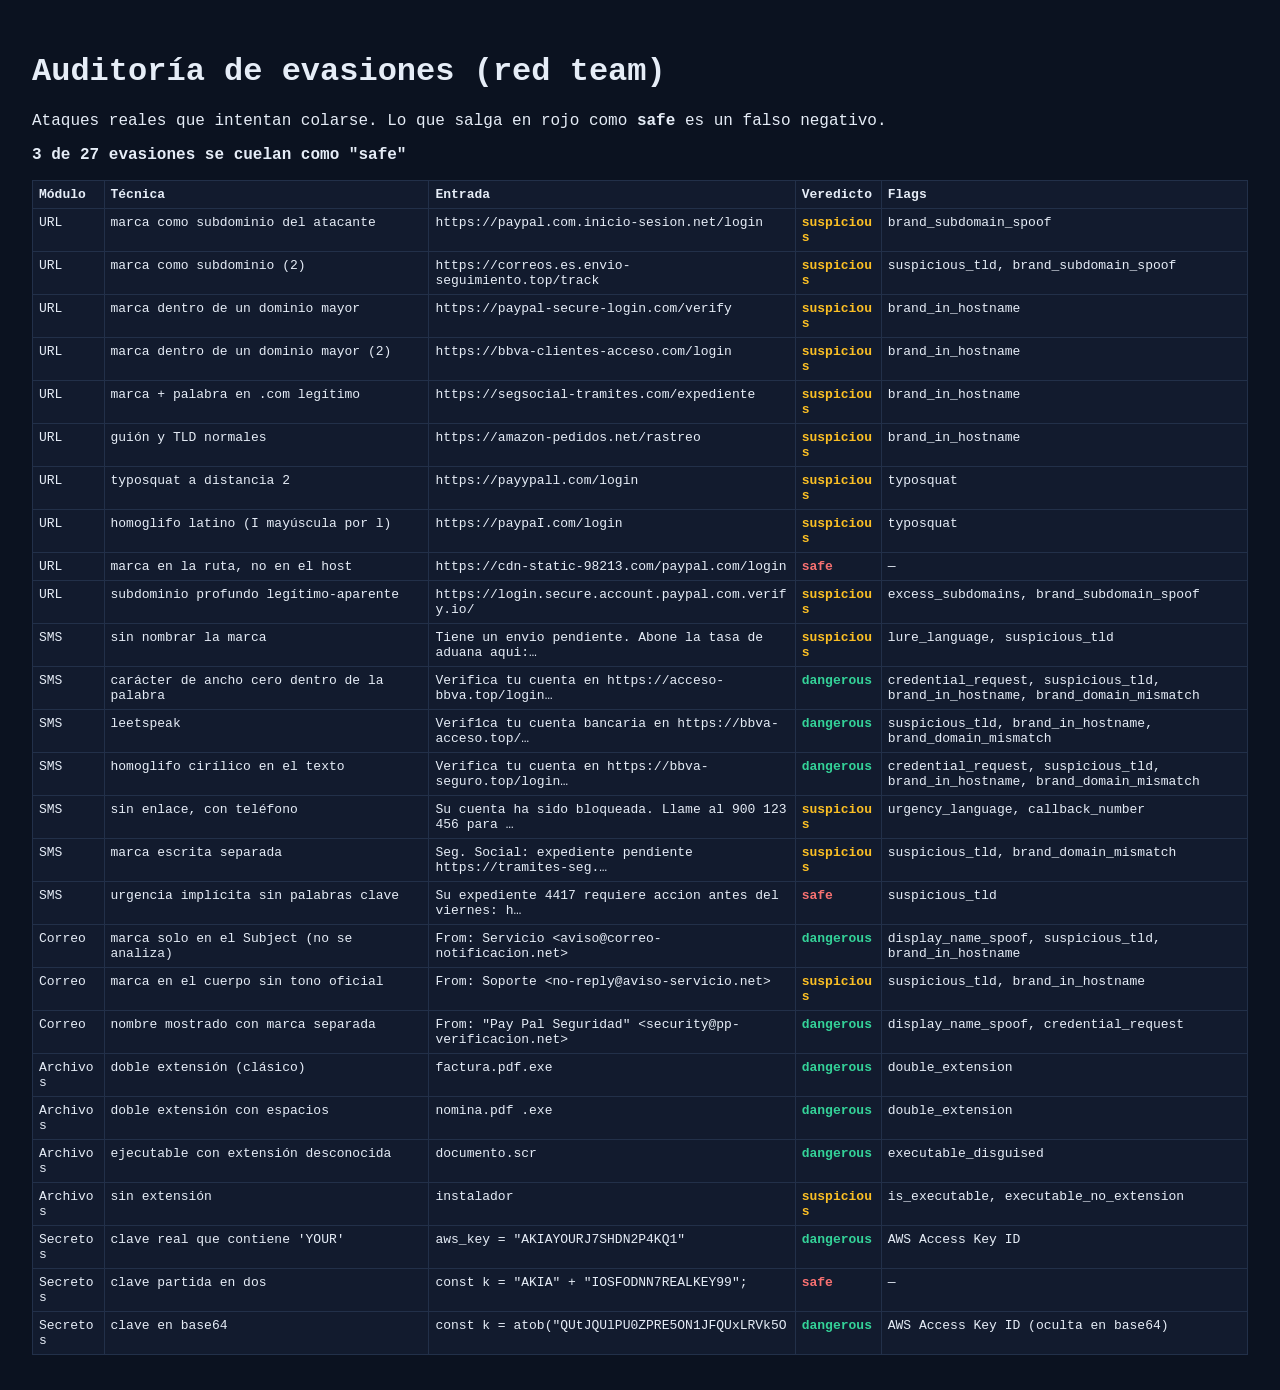
<file: tests/evasion-audit.html>
<!doctype html>
<html lang="es">
<head>
<meta charset="utf-8">
<title>Cerberus — Auditoría de evasiones</title>
<style>
  body { font-family: ui-monospace, SFMono-Regular, Menlo, monospace; background: #0b1220; color: #e6edf7; padding: 24px; }
  table { background: #121b2e; }
  th, td { border-color: #223049 !important; text-align: left; vertical-align: top; max-width: 380px; word-break: break-word; }
</style>
</head>
<body>
<h1>Auditoría de evasiones (red team)</h1>
<p>Ataques reales que intentan colarse. Lo que salga en rojo como <strong>safe</strong> es un falso negativo.</p>
<div id="results">Ejecutando…</div>
<script type="module" src="evasion-audit.js"></script>
</body>
</html>
</file>
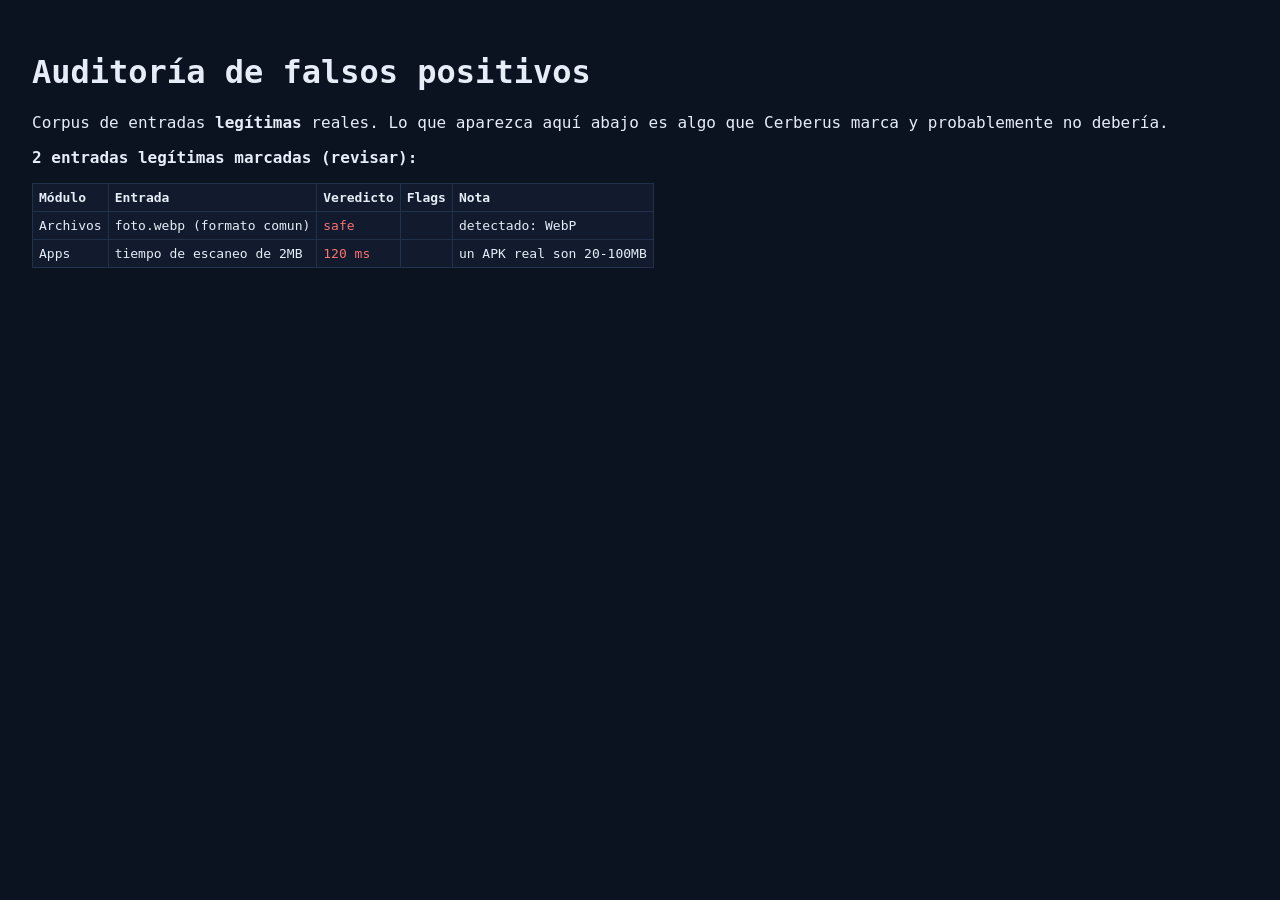
<file: tests/fp-audit.html>
<!doctype html>
<html lang="es">
<head>
<meta charset="utf-8">
<title>Cerberus — Auditoría de falsos positivos</title>
<style>
  body { font-family: ui-monospace, SFMono-Regular, Menlo, monospace; background: #0b1220; color: #e6edf7; padding: 24px; }
  table { background: #121b2e; }
  th, td { border-color: #223049 !important; text-align: left; vertical-align: top; max-width: 420px; word-break: break-word; }
</style>
</head>
<body>
<h1>Auditoría de falsos positivos</h1>
<p>Corpus de entradas <strong>legítimas</strong> reales. Lo que aparezca aquí abajo es algo que Cerberus marca y probablemente no debería.</p>
<div id="results">Ejecutando…</div>
<script type="module" src="fp-audit.js"></script>
</body>
</html>
</file>
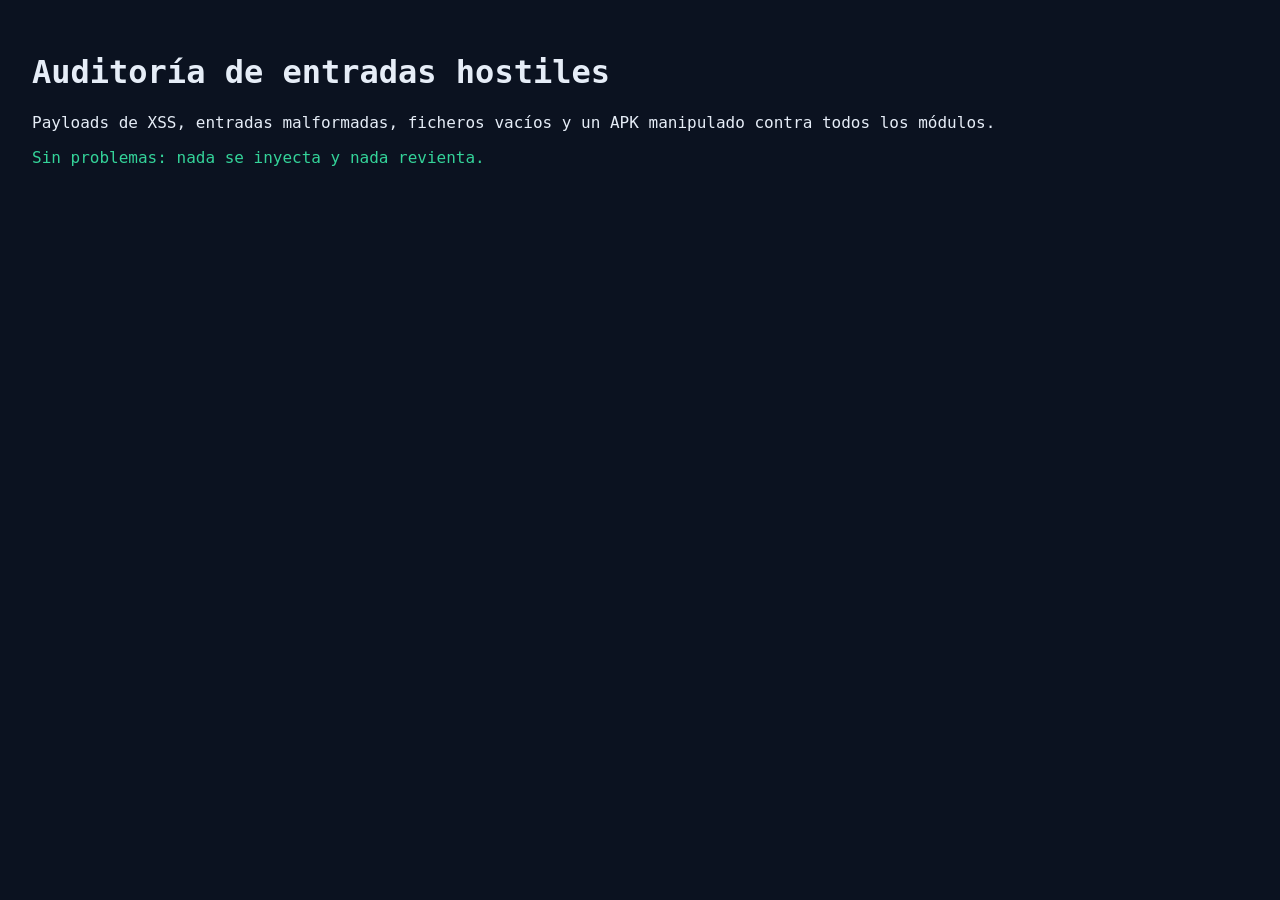
<file: tests/hostile-audit.html>
<!doctype html>
<html lang="es">
<head>
<meta charset="utf-8">
<title>Cerberus — Auditoría de entradas hostiles</title>
<style>
  body { font-family: ui-monospace, SFMono-Regular, Menlo, monospace; background: #0b1220; color: #e6edf7; padding: 24px; }
  li { margin-bottom: 8px; line-height: 1.5; }
</style>
</head>
<body>
<h1>Auditoría de entradas hostiles</h1>
<p>Payloads de XSS, entradas malformadas, ficheros vacíos y un APK manipulado contra todos los módulos.</p>
<div id="results">Ejecutando…</div>
<script type="module" src="hostile-audit.js"></script>
</body>
</html>
</file>
<file: public/css/style.css>
:root {
  --bg: #0b1220;
  --bg-alt: #121b2e;
  --border: #223049;
  --text: #e6edf7;
  --text-dim: #8ea0bd;
  --accent: #34d399;
  --danger: #f87171;
  --warn: #fbbf24;
  --safe: #34d399;
  --radius: 10px;
  --bg-alt-hi: #16213a;

  /* Escala de espaciado en múltiplos de 4. Antes había 18 valores distintos —7px, 9px, 11px,
     13px, 15px— puestos a ojo uno a uno, y por eso nada quedaba alineado con nada. Todo el
     espaciado de la app sale de aquí. */
  --e1: 4px;
  --e2: 8px;
  --e3: 12px;
  --e4: 16px;
  --e5: 20px;
  --e6: 24px;
  --e7: 32px;
}

/* Dark is the native register for a security console; light is the swapped-in variant. */
@media (prefers-color-scheme: light) {
  :root:not([data-theme="dark"]) {
    --bg: #f3f5f9;
    --bg-alt: #ffffff;
    --bg-alt-hi: #eef2f8;
    --border: #d9dfe9;
    --text: #101828;
    --text-dim: #5b6478;
    --accent: #10b981;
    --danger: #dc2626;
    --warn: #b45309;
    --safe: #10b981;
  }
}
:root[data-theme="light"] {
  --bg: #f3f5f9;
  --bg-alt: #ffffff;
  --bg-alt-hi: #eef2f8;
  --border: #d9dfe9;
  --text: #101828;
  --text-dim: #5b6478;
  --accent: #10b981;
  --danger: #dc2626;
  --warn: #b45309;
  --safe: #10b981;
}

* { box-sizing: border-box; }

html, body {
  margin: 0;
  padding: 0;
  background: var(--bg);
  color: var(--text);
  font-family: -apple-system, BlinkMacSystemFont, "Segoe UI", Roboto, Helvetica, Arial, sans-serif;
  -webkit-font-smoothing: antialiased;
}

body {
  min-height: 100dvh;
  display: flex;
  flex-direction: column;
}

.topbar {
  display: flex;
  align-items: center;
  justify-content: space-between;
  padding: var(--e3) var(--e4);
  border-bottom: 1px solid var(--border);
  position: sticky;
  top: 0;
  background: var(--bg);
  z-index: 10;
}

.brand {
  display: flex;
  align-items: center;
  gap: var(--e2);
  font-weight: 700;
  letter-spacing: 0.08em;
  font-size: 14px;
  cursor: pointer;
}

.topbar-actions {
  display: flex;
  align-items: center;
  gap: var(--e3);
}

.icon-btn {
  background: transparent;
  border: 1px solid var(--border);
  color: var(--text-dim);
  width: 34px;
  height: 34px;
  border-radius: 999px;
  font-size: 16px;
  line-height: 1;
  cursor: pointer;
  display: flex;
  align-items: center;
  justify-content: center;
  padding: 0;
}

.badge-offline {
  font-size: 11px;
  color: var(--text-dim);
  border: 1px solid var(--border);
  border-radius: 999px;
  padding: 3px 10px;
}
.badge-offline.online { color: var(--warn); border-color: var(--warn); }



.category { margin-bottom: var(--e7); }
.category:last-child { margin-bottom: 0; }

.category-title {
  font-size: 12px;
  font-weight: 700;
  letter-spacing: 0.08em;
  text-transform: uppercase;
  color: var(--text-dim);
  margin: 0 0 var(--e3);
}

.grid {
  display: grid;
  grid-template-columns: repeat(2, 1fr);
  gap: var(--e3);
}

.tool-card {
  background: var(--bg-alt);
  border: 1px solid var(--border);
  border-radius: 14px;
  padding: var(--e4);
  gap: var(--e1);
  min-height: 118px;
  justify-content: flex-start;
  transition: border-color 0.18s ease, background 0.18s ease, transform 0.12s ease;
  display: flex;
  flex-direction: column;
  align-items: flex-start;
  gap: var(--e1);
  text-align: left;
  cursor: pointer;
  font-weight: 400;
  color: var(--text);
}
.tool-card:active { transform: scale(0.97); }
@media (hover: hover) {
  .tool-card:hover { border-color: var(--accent); background: var(--bg-alt-hi); }
}
.tool-card:focus-visible { outline: 2px solid var(--accent); outline-offset: 2px; }
.tool-card.disabled,
.tool-card:disabled {
  opacity: 0.4;
  cursor: not-allowed;
}
/* Los iconos son SVG de trazo, todos con el mismo grosor y las mismas terminaciones, para que
   se lean como un conjunto. El color lo hereda del texto, así que el tema claro/oscuro y los
   estados los resuelve currentColor sin duplicar reglas. */
.tool-icon {
  width: 26px;
  height: 26px;
  fill: none;
  stroke: var(--accent);
  stroke-width: 1.6;
  stroke-linecap: round;
  stroke-linejoin: round;
  margin-bottom: 2px;
  transition: transform 0.18s ease;
}
.tool-card:active .tool-icon { transform: scale(0.9); }
.tool-label { font-size: 15px; font-weight: 600; letter-spacing: -0.01em; }
.tool-desc { font-size: 12px; color: var(--text-dim); line-height: 1.35; }

.icon-btn svg {
  width: 20px;
  height: 20px;
  fill: none;
  stroke: currentColor;
  stroke-width: 1.7;
  stroke-linecap: round;
  stroke-linejoin: round;
}

.back-btn {
  background: transparent;
  border: none;
  color: var(--text-dim);
  font-size: 13px;
  padding: var(--e1) 0;
  margin: 0 0 var(--e3);
  cursor: pointer;
}
.back-btn:active { transform: none; opacity: 0.7; }

main {
  flex: 1;
  padding: var(--e4) var(--e4) var(--e7);
  max-width: 720px;
  width: 100%;
  margin: 0 auto;
}

.panel { display: none; }
.panel.active { display: block; }

h1 {
  font-size: 21px;
  letter-spacing: -0.02em;
  margin: 0 0 var(--e2);
}

.hint {
  color: var(--text-dim);
  font-size: 13px;
  line-height: 1.5;
  margin: 0 0 var(--e4);
}

/* Va después de .hint a propósito: con la misma especificidad manda la última, y antes .hint
   pisaba el color, así que la frase principal salía tan apagada como la letra pequeña. */
.hint.home-intro {
  margin: 0 0 var(--e6);
  font-size: 16px;
  line-height: 1.45;
  color: var(--text);
}
.hint.home-intro small {
  display: block;
  margin-top: var(--e2);
  font-size: 13px;
  line-height: 1.45;
  color: var(--text-dim);
}

.row {
  display: flex;
  gap: var(--e2);
  margin: 0 0 var(--e3);
}

input[type="text"],
input[type="password"] {
  flex: 1;
  background: var(--bg-alt);
  border: 1px solid var(--border);
  color: var(--text);
  padding: var(--e3) var(--e4);
  border-radius: var(--radius);
  font-size: 15px;
}
input[type="text"]:focus,
input[type="password"]:focus,
textarea:focus { outline: 2px solid var(--accent); }

textarea {
  width: 100%;
  background: var(--bg-alt);
  border: 1px solid var(--border);
  color: var(--text);
  padding: var(--e3) var(--e4);
  border-radius: var(--radius);
  font-size: 14px;
  font-family: ui-monospace, SFMono-Regular, Menlo, monospace;
  resize: vertical;
  margin: 0 0 var(--e3);
}

button {
  background: var(--accent);
  color: #06281c;
  border: none;
  padding: var(--e3) var(--e5);
  border-radius: var(--radius);
  font-size: 14px;
  font-weight: 600;
  cursor: pointer;
}
button:active { transform: scale(0.98); }
button.secondary {
  background: transparent;
  color: var(--text);
  border: 1px solid var(--border);
}
button.danger-btn {
  background: var(--danger);
  color: #2a0a0a;
}

.sample-row {
  display: flex;
  flex-wrap: wrap;
  gap: var(--e2);
  margin: var(--e5) 0 var(--e3);
}

.sample-btn {
  background: transparent;
  border: 1px dashed var(--border);
  color: var(--text-dim);
  padding: var(--e2) var(--e3);
  border-radius: 999px;
  font-size: 12px;
  font-weight: 600;
  cursor: pointer;
}
.sample-btn:active { transform: scale(0.97); }
.sample-btn.danger {
  border-color: rgba(248, 113, 113, 0.4);
  color: var(--danger);
}

.toggle {
  display: flex;
  align-items: center;
  gap: var(--e3);
  font-size: 13px;
  color: var(--text-dim);
  margin: var(--e4) 0 var(--e2);
  cursor: pointer;
}
/* Interruptor de verdad en vez de una casilla: el ajuste decide si los datos salen del
   dispositivo, y un control que se lee de un vistazo como encendido/apagado importa. */
.toggle input {
  appearance: none;
  -webkit-appearance: none;
  width: 44px;
  height: 26px;
  border-radius: 999px;
  background: var(--border);
  border: 1px solid var(--border);
  position: relative;
  flex-shrink: 0;
  cursor: pointer;
  transition: background 0.2s ease, border-color 0.2s ease;
  margin: 0;
}
.toggle input::after {
  content: "";
  position: absolute;
  top: 2px;
  left: 2px;
  width: 20px;
  height: 20px;
  border-radius: 50%;
  background: var(--text-dim);
  transition: transform 0.2s cubic-bezier(0.3, 0.9, 0.4, 1), background 0.2s ease;
}
.toggle input:checked {
  background: color-mix(in srgb, var(--accent) 35%, transparent);
  border-color: var(--accent);
}
.toggle input:checked::after {
  transform: translateX(18px);
  background: var(--accent);
}
.toggle input:focus-visible { outline: 2px solid var(--accent); outline-offset: 2px; }

.netwarn {
  font-size: 12px;
  color: var(--warn);
  background: rgba(251, 191, 36, 0.08);
  border: 1px solid rgba(251, 191, 36, 0.3);
  border-radius: var(--radius);
  padding: var(--e3);
  margin: 0 0 var(--e4);
}

.dropzone {
  border: 2px dashed var(--border);
  border-radius: var(--radius);
  padding: var(--e7) var(--e4);
  text-align: center;
  color: var(--text-dim);
  margin: 0 0 var(--e4);
}
.dropzone.dragover {
  border-color: var(--accent);
  background: rgba(52, 211, 153, 0.06);
}

.filebtn {
  display: inline-block;
  margin-top: var(--e3);
  background: var(--bg-alt);
  border: 1px solid var(--border);
  color: var(--text);
  padding: var(--e3) var(--e4);
  border-radius: var(--radius);
  cursor: pointer;
  font-size: 13px;
}

.result {
  background: var(--bg-alt);
  border: 1px solid var(--border);
  border-radius: 14px;
  padding: var(--e4);
  margin: var(--e5) 0 0;
}
/* Las partes de un resultado se separan solas y siempre igual, en vez de que cada trozo de
   plantilla lleve su propio margen — que es como se habían ido descuadrando. */
.result > * { margin-bottom: var(--e3); }
.result > *:last-child { margin-bottom: 0; }

/* ---- Veredicto ----
   Es lo único que mucha gente va a leer, así que ocupa el espacio de lo que es: la respuesta.
   El medidor da la magnitud de un vistazo (un "60/100" suelto no significa nada para quien
   no vive de esto) y el texto dice qué hacer. La banda de color de la izquierda repite la
   señal para quien no distinga bien los colores del anillo. */
.verdict-block {
  display: flex;
  align-items: center;
  gap: var(--e3);
  padding: var(--e3);
  border-radius: 12px;
  background: var(--bg);
  border: 1px solid var(--border);
  border-left: 4px solid var(--text-dim);
}
@media (min-width: 400px) {
  .verdict-block { gap: var(--e4); padding: var(--e4); }
}
.verdict-block.safe { border-left-color: var(--safe); }
.verdict-block.suspicious { border-left-color: var(--warn); }
.verdict-block.dangerous { border-left-color: var(--danger); }

.verdict-text { display: flex; flex-direction: column; gap: 3px; min-width: 0; }
.verdict-text strong {
  font-size: 17px;
  font-weight: 700;
  letter-spacing: -0.015em;
  line-height: 1.2;
}
.verdict-block.safe .verdict-text strong { color: var(--safe); }
.verdict-block.suspicious .verdict-text strong { color: var(--warn); }
.verdict-block.dangerous .verdict-text strong { color: var(--danger); }
.verdict-text span { font-size: 12.5px; color: var(--text-dim); line-height: 1.4; }

.gauge { width: 56px; height: 56px; flex-shrink: 0; }
@media (min-width: 400px) {
  .gauge { width: 62px; height: 62px; }
}
.gauge-track {
  fill: none;
  stroke: var(--border);
  stroke-width: 6;
}
.gauge-value {
  fill: none;
  stroke-width: 6;
  stroke-linecap: round;
  transform: rotate(-90deg);
  transform-origin: 50% 50%;
  stroke-dashoffset: var(--recorte);
}
.gauge-value.safe { stroke: var(--safe); }
.gauge-value.suspicious { stroke: var(--warn); }
.gauge-value.dangerous { stroke: var(--danger); }
.gauge-value.unknown { stroke: var(--text-dim); }
.gauge-num {
  fill: var(--text);
  font-size: 19px;
  font-weight: 700;
  font-variant-numeric: tabular-nums;
}

/* El anillo se dibuja al aparecer. Es el único movimiento de la pantalla y por eso funciona:
   lleva la mirada al dato que importa en vez de competir con él. */
@media (prefers-reduced-motion: no-preference) {
  .gauge-value {
    animation: barrido 0.75s cubic-bezier(0.22, 0.8, 0.3, 1) both;
  }
  @keyframes barrido {
    from { stroke-dashoffset: var(--vuelta); }
    to { stroke-dashoffset: var(--recorte); }
  }
}

.score {
  color: var(--text-dim);
  font-size: 13px;
}

.verdict {
  display: inline-block;
  font-size: 12px;
  font-weight: 700;
  letter-spacing: 0.04em;
  text-transform: uppercase;
  padding: var(--e1) var(--e3);
  border-radius: 999px;
}
.verdict.safe { background: rgba(52, 211, 153, 0.15); color: var(--safe); }
.verdict.suspicious { background: rgba(251, 191, 36, 0.15); color: var(--warn); }
.verdict.dangerous { background: rgba(248, 113, 113, 0.15); color: var(--danger); }
.verdict.unknown { background: rgba(142, 160, 189, 0.15); color: var(--text-dim); }

.chain {
  font-family: ui-monospace, SFMono-Regular, Menlo, monospace;
  font-size: 13px;
  word-break: break-all;
  background: var(--bg);
  border-radius: 9px;
  padding: var(--e3);
}
.chain .arrow { color: var(--text-dim); padding: 0 4px; }

/* El contenido literal del QR es lo primero que el usuario necesita ver: es exactamente lo
   que su móvil habría hecho sin preguntar. Se muestra tal cual, escapado y sin acortar. */
.qr-payload {
  font-family: ui-monospace, SFMono-Regular, Menlo, monospace;
  font-size: 13px;
  word-break: break-all;
  background: var(--bg);
  border: 1px solid var(--border);
  border-radius: 9px;
  padding: var(--e3);
}

.flags {
  list-style: none;
  padding: 0;
  margin: 0;
  display: flex;
  flex-direction: column;
  gap: var(--e2);
}
/* Las señales se ordenan por gravedad y se pintan con peso distinto. Antes todas se veían
   igual: "está en las listas de phishing" (80 puntos) parecía tan importante como "el TLD es
   barato" (15), y la que importaba se perdía. El punto de color acompaña al grosor del borde
   para no depender solo del color. */
.flags li {
  font-size: 13px;
  line-height: 1.45;
  padding: var(--e3);
  background: var(--bg);
  border-radius: 9px;
  border-left: 3px solid var(--border);
  position: relative;
}
@media (prefers-reduced-motion: no-preference) {
  .flags li {
    animation: aparece 0.32s ease both;
    animation-delay: calc(var(--i, 0) * 45ms + 120ms);
  }
  @keyframes aparece {
    from { opacity: 0; transform: translateY(4px); }
    to { opacity: 1; transform: none; }
  }
}

.flags li.sev-alta {
  border-left-width: 4px;
  border-left-color: var(--danger);
  background: color-mix(in srgb, var(--danger) 9%, var(--bg));
  font-weight: 500;
}
.flags li.sev-media { border-left-color: var(--warn); }
.flags li.sev-baja { border-left-color: var(--text-dim); }
/* 0 puntos: son límites de la app ("no se pudo resolver el destino"), no acusaciones al
   enlace, así que se pintan apagadas para que no se lean como una señal de peligro. */
.flags li.sev-nota {
  border-left-color: var(--border);
  color: var(--text-dim);
  font-size: 12.5px;
}
.flags li.sev-ninguna {
  border-left-color: var(--safe);
  color: var(--text-dim);
}

.flags li.bad { border-left-color: var(--danger); }
.flags li.warn { border-left-color: var(--warn); }
.flags li.info { border-left-color: var(--text-dim); }

.meta {
  font-size: 12px;
  line-height: 1.5;
  color: var(--text-dim);
}
.meta.mono {
  font-family: ui-monospace, SFMono-Regular, Menlo, monospace;
  word-break: break-all;
}

.history-list {
  display: flex;
  flex-direction: column;
  gap: var(--e2);
}
.history-item {
  background: var(--bg-alt);
  border: 1px solid var(--border);
  border-radius: var(--radius);
  padding: var(--e3);
  cursor: pointer;
}
.history-item .h-top {
  display: flex;
  justify-content: space-between;
  align-items: center;
  gap: var(--e2);
}
.history-item .h-input {
  font-size: 13px;
  word-break: break-all;
  flex: 1;
  display: flex;
  align-items: flex-start;
  gap: var(--e2);
}
.h-icon {
  width: 16px;
  height: 16px;
  flex-shrink: 0;
  margin-top: 2px;
  fill: none;
  stroke: var(--text-dim);
  stroke-width: 1.7;
  stroke-linecap: round;
  stroke-linejoin: round;
}
.history-item .h-time {
  font-size: 11px;
  color: var(--text-dim);
  margin-top: var(--e1);
}
.history-item .h-del {
  background: transparent;
  border: none;
  color: var(--text-dim);
  font-size: 16px;
  padding: 2px 8px;
  cursor: pointer;
}
.empty {
  color: var(--text-dim);
  font-size: 13px;
  text-align: center;
  padding: var(--e6) 0;
}

.footer {
  text-align: center;
  font-size: 11px;
  line-height: 1.6;
  color: var(--text-dim);
  padding: var(--e4);
  border-top: 1px solid var(--border);
}

@media (min-width: 600px) {
  .row { flex-wrap: nowrap; }
}

.offline-notice {
  display: flex;
  flex-direction: column;
  align-items: flex-start;
  gap: var(--e3);
  margin-top: var(--e4);
}
.offline-notice .enable-net-btn {
  border-style: solid;
  border-color: var(--warn);
  color: var(--warn);
}

.preview-note {
  display: flex;
  flex-direction: column;
  align-items: flex-start;
  gap: var(--e3);
  margin-top: var(--e4);
}
.preview-note a {
  border-style: solid;
  border-color: var(--accent);
  color: var(--accent);
  text-decoration: none;
  display: inline-block;
}

/* ---- Texto: frase llana delante, detalle técnico plegado ----
   Los textos de cada herramienta eran exactos pero técnicos ("heurísticas de patrones,
   typosquatting y homógrafos"). Quien abre la app con un SMS raro en la mano no necesita eso
   para decidir; quien sí quiere saber qué se comprueba lo tiene a un toque. No se ha quitado
   nada, solo se ha ordenado. */
.hint.lead {
  font-size: 15px;
  line-height: 1.5;
  color: var(--text);
  margin: 0 0 var(--e2);
}

.detalle {
  margin: 0 0 var(--e5);
  font-size: 13px;
}
.detalle > summary {
  cursor: pointer;
  color: var(--text-dim);
  font-size: 13px;
  padding: var(--e1) 0;
  list-style: none;
  display: inline-flex;
  align-items: center;
  gap: var(--e2);
  user-select: none;
}
.detalle > summary::-webkit-details-marker { display: none; }
.detalle > summary::before {
  content: "";
  width: 6px;
  height: 6px;
  border-right: 1.6px solid currentColor;
  border-bottom: 1.6px solid currentColor;
  transform: rotate(45deg) translate(-1px, -1px);
  transition: transform 0.18s ease;
}
.detalle[open] > summary::before { transform: rotate(-135deg) translate(-2px, -2px); }
.detalle > summary:hover { color: var(--text); }
.detalle > p {
  margin: var(--e1) 0 0;
  color: var(--text-dim);
  line-height: 1.55;
  border-left: 2px solid var(--border);
  padding-left: var(--e3);
}

/* La etiqueta del interruptor dice el efecto arriba y la letra pequeña la consecuencia. */
.toggle span { display: flex; flex-direction: column; gap: 2px; }
.toggle span strong { font-size: 14px; font-weight: 600; color: var(--text); }
.toggle span small { font-size: 12px; color: var(--text-dim); line-height: 1.35; }

/* Una tarjeta impar dejaba un hueco a su lado que parecía un fallo de carga. */
/* Una tarjeta impar dejaba un hueco a su lado que parecía un fallo de carga. Ocupando el
   ancho, la retícula cierra sola y además da sitio a que la descripción quepa en una línea. */
.tool-card.ancha {
  grid-column: 1 / -1;
  min-height: 0;
  flex-direction: row;
  align-items: center;
  gap: 0 var(--e3);
  padding: var(--e4);
  flex-wrap: wrap;
}
.tool-card.ancha .tool-icon { margin-bottom: 0; }
.tool-card.ancha .tool-label { flex-shrink: 0; }
.tool-card.ancha .tool-desc { font-size: 12.5px; flex: 1 1 100%; }
@media (min-width: 420px) {
  .tool-card.ancha .tool-desc { flex: 1 1 auto; text-align: right; }
}

/* El aviso de "solo offline" es una advertencia sobre el alcance del análisis, no un hallazgo
   sobre el enlace. Antes iba en amarillo intenso y pesaba tanto como el veredicto. */
.offline-notice {
  margin-top: var(--e1);
  border-color: var(--border);
  color: var(--text-dim);
  background: var(--bg);
}
.offline-notice strong { color: var(--text); }
.offline-notice .enable-net-btn {
  border-color: var(--accent);
  color: var(--accent);
}

/* ---- "Cómo lo consigo" ----
   Pistas de uso, distintas del desplegable técnico: dicen de dónde sacar lo que hay que pegar
   (las cabeceras de un correo, el dominio, un .apk). Van en color de acento porque son las
   que desbloquean la herramienta, y pegadas al desplegable técnico para leerse como un grupo. */
.detalle.como { margin-bottom: var(--e1); }
.detalle.como > summary { color: var(--accent); }
.detalle.como > summary:hover { color: var(--accent); text-decoration: underline; }

.detalle > .pasos {
  margin: var(--e1) 0 0;
  padding-left: var(--e3);
  border-left: 2px solid var(--border);
  color: var(--text-dim);
  line-height: 1.55;
}
.detalle > .pasos p { margin: 0 0 var(--e2); }
.detalle > .pasos p:last-child { margin-bottom: 0; }
.detalle > .pasos ul { margin: 0 0 var(--e2); padding-left: var(--e5); }
.detalle > .pasos li { margin-bottom: var(--e1); }
.detalle > .pasos strong { color: var(--text); font-weight: 600; }

/* Aviso de red que acompaña a un botón que conecta (DNS, WebRTC, filtraciones de contraseña).
   Va justo DEBAJO del botón, igual que el aviso del interruptor va debajo del interruptor: en
   toda la app el aviso sigue al control que dispara la conexión. Un botón es inline-block y no
   tiene margen, así que sin este margen superior el aviso quedaba pegado a él. */
.netwarn.aviso-accion { margin: var(--e3) 0 0; }

/* Campo de una línea dentro de un formulario (URLs, DNS): el botón va DEBAJO, igual que en los
   que tienen área de texto. Antes iban en fila con el botón pegado al final del campo, y eran
   los únicos dos paneles donde se pulsaba en otro sitio. La fila (.row) queda solo para
   Contraseña, donde "Ver" es parte del campo y no un botón de enviar. */
form > input[type="text"] {
  display: block;
  width: 100%;
  margin: 0 0 var(--e3);
}

/* Enlace para reportar un resultado equivocado. La app no tiene telemetría —a propósito—, así
   que sin esto nadie puede avisar de un falso positivo. */
.pie-enlace { color: var(--accent); text-decoration: none; }
.pie-enlace:hover { text-decoration: underline; }
</file>
